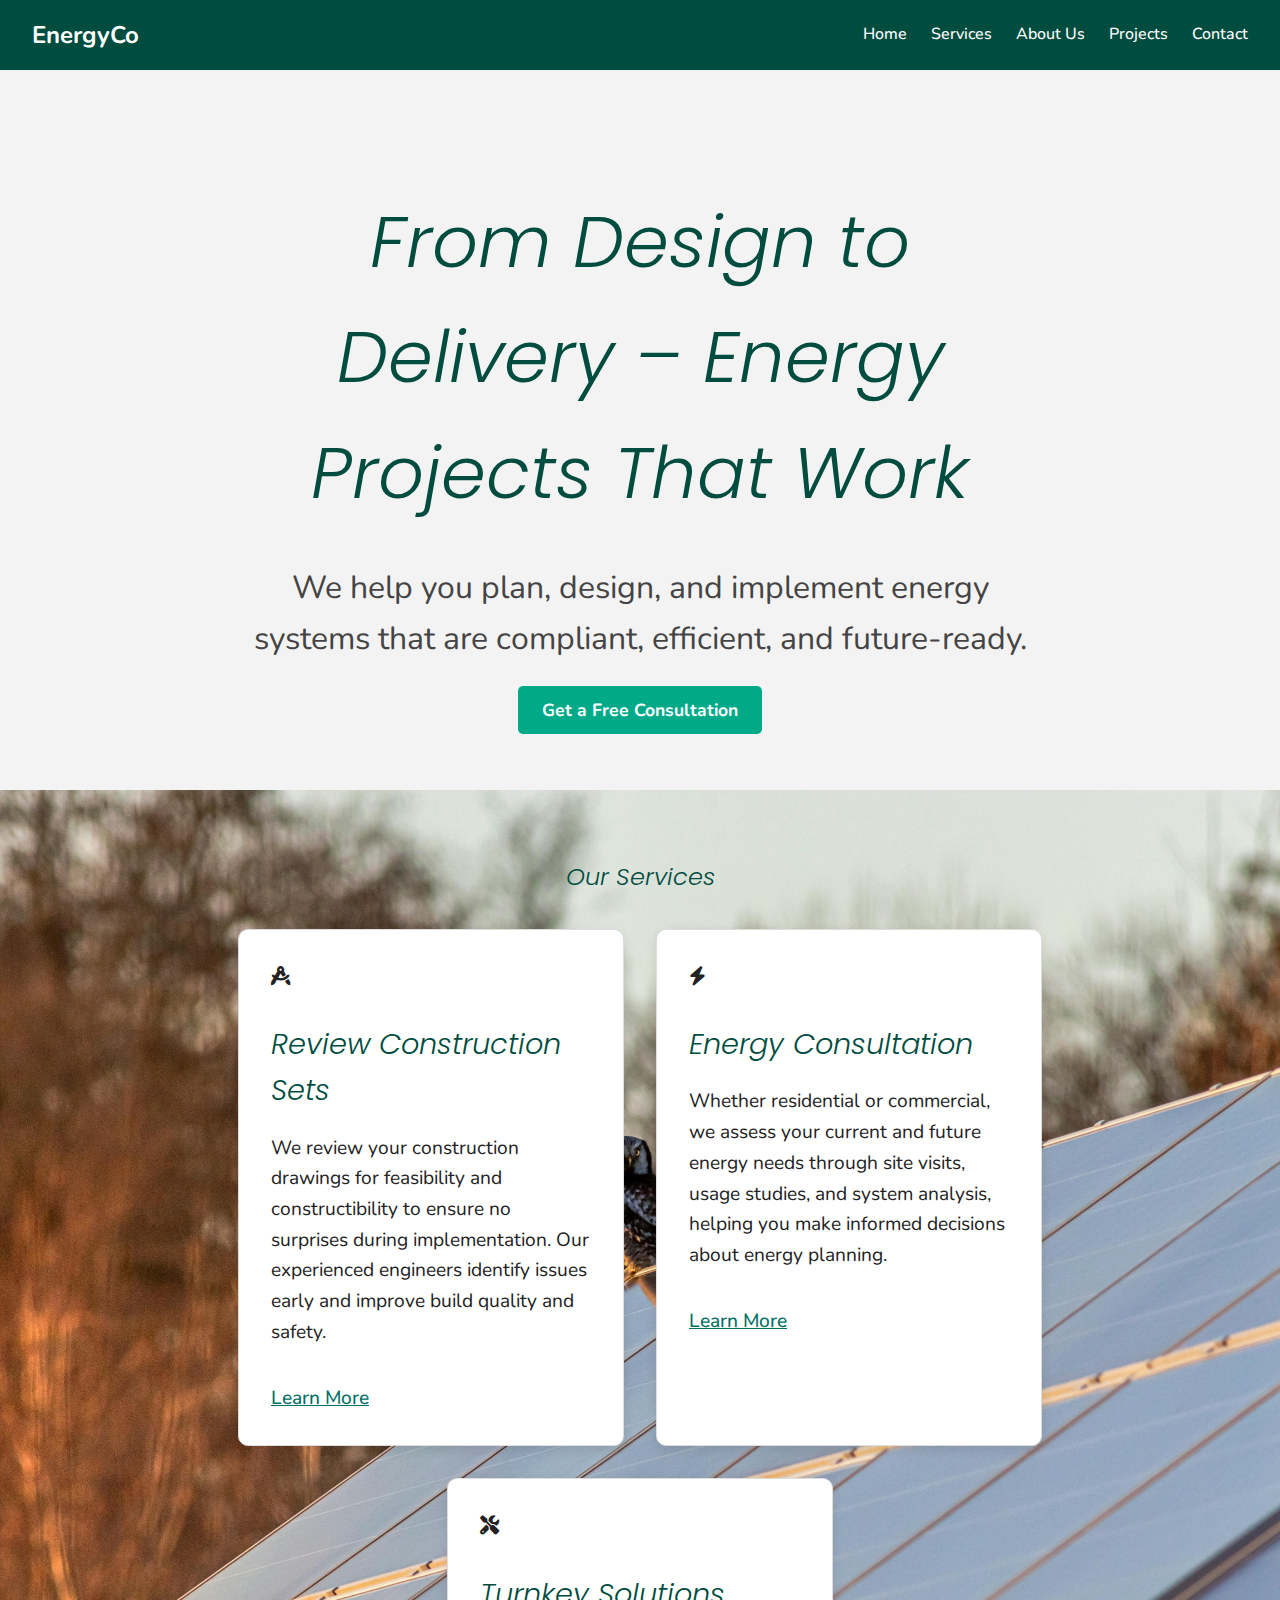
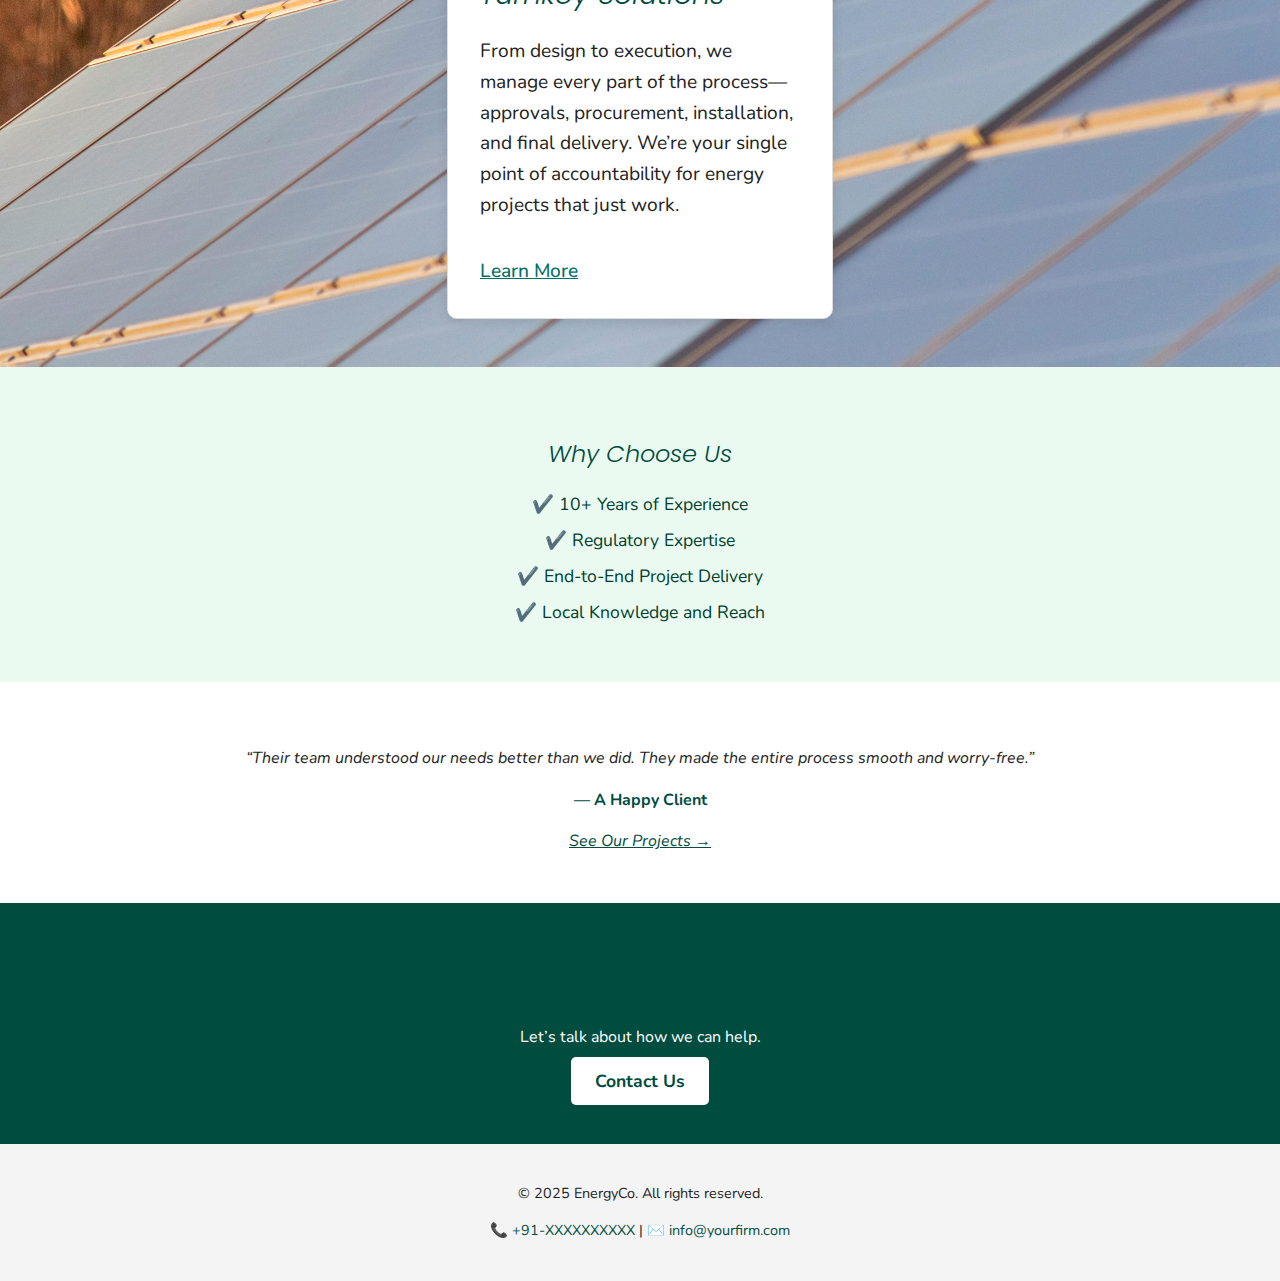
<file: index.html>
<!DOCTYPE html>
<html lang="en">
<head>
  <meta charset="UTF-8" />
  <meta name="viewport" content="width=device-width, initial-scale=1.0" />
  <title>EnergyCo – Energy Projects That Work</title>
  <link rel="stylesheet" href="style.css" />
  <link rel="stylesheet" href="https://cdnjs.cloudflare.com/ajax/libs/font-awesome/6.5.0/css/all.min.css">
</head>
<body>
  <!-- Sticky Navigation Bar -->
  <header>
    <nav class="navbar sticky">
      <div class="logo">
        <a href="index.html">EnergyCo</a>
      </div>
      <ul class="nav-links">
        <li><a href="index.html">Home</a></li>
        <li><a href="services.html">Services</a></li>
        <li><a href="about.html">About Us</a></li>
        <li><a href="projects.html">Projects</a></li>
        <li><a href="contact.html">Contact</a></li>
      </ul>
    </nav>
  </header>

  <main class="main-content">

    <!-- Hero Section -->
    <section class="hero">
      <div class="hero-content">
        <h1>From Design to Delivery – Energy Projects That Work</h1>
        <p>We help you plan, design, and implement energy systems that are compliant, efficient, and future-ready.</p>
        <a href="contact.html" class="cta-button">Get a Free Consultation</a>
      </div>
    </section>

    <!-- Services Overview -->
    <section class="services-overview">
      <h2>Our Services</h2>
      <div class="service-cards">
        <div class="card">
          <i class="fas fa-drafting-compass icon"></i>
          <h3>Review Construction Sets</h3>
          <p>
            We review your construction drawings for feasibility and constructibility to ensure no surprises during implementation.
            Our experienced engineers identify issues early and improve build quality and safety.
          </p>
          <a href="services.html">Learn More</a>
        </div>
        <div class="card">
          <i class="fas fa-bolt icon"></i>
          <h3>Energy Consultation</h3>
          <p>
            Whether residential or commercial, we assess your current and future energy needs through site visits, usage studies, and system analysis,
            helping you make informed decisions about energy planning.
          </p>
          <a href="services.html">Learn More</a>
        </div>
        <div class="card">
          <i class="fas fa-tools icon"></i>
          <h3>Turnkey Solutions</h3>
          <p>
            From design to execution, we manage every part of the process—approvals, procurement, installation, and final delivery.
            We’re your single point of accountability for energy projects that just work.
          </p>
          <a href="services.html">Learn More</a>
        </div>
      </div>
    </section>

    <!-- Why Choose Us -->
    <section class="why-choose-us">
      <h2>Why Choose Us</h2>
      <ul class="bullet-icons">
        <li>✔️ 10+ Years of Experience</li>
        <li>✔️ Regulatory Expertise</li>
        <li>✔️ End-to-End Project Delivery</li>
        <li>✔️ Local Knowledge and Reach</li>
      </ul>
    </section>

    <!-- Testimonials -->
    <section class="testimonial">
      <blockquote>
        “Their team understood our needs better than we did. They made the entire process smooth and worry-free.”
      </blockquote>
      <cite>— A Happy Client</cite>
      <a href="projects.html" class="text-link">See Our Projects →</a>
    </section>

    <!-- CTA Section -->
    <section class="cta-section">
      <h2>Ready to start your project?</h2>
      <p>Let’s talk about how we can help.</p>
      <a href="contact.html" class="cta-button">Contact Us</a>
    </section>

  </main>

  <!-- Footer -->
  <footer>
    <p>&copy; 2025 EnergyCo. All rights reserved.</p>
    <p>
      <a href="tel:+91XXXXXXXXXX">📞 +91-XXXXXXXXXX</a> |
      <a href="mailto:info@yourfirm.com">✉️ info@yourfirm.com</a>
    </p>
  </footer>
</body>
</html>
</file>
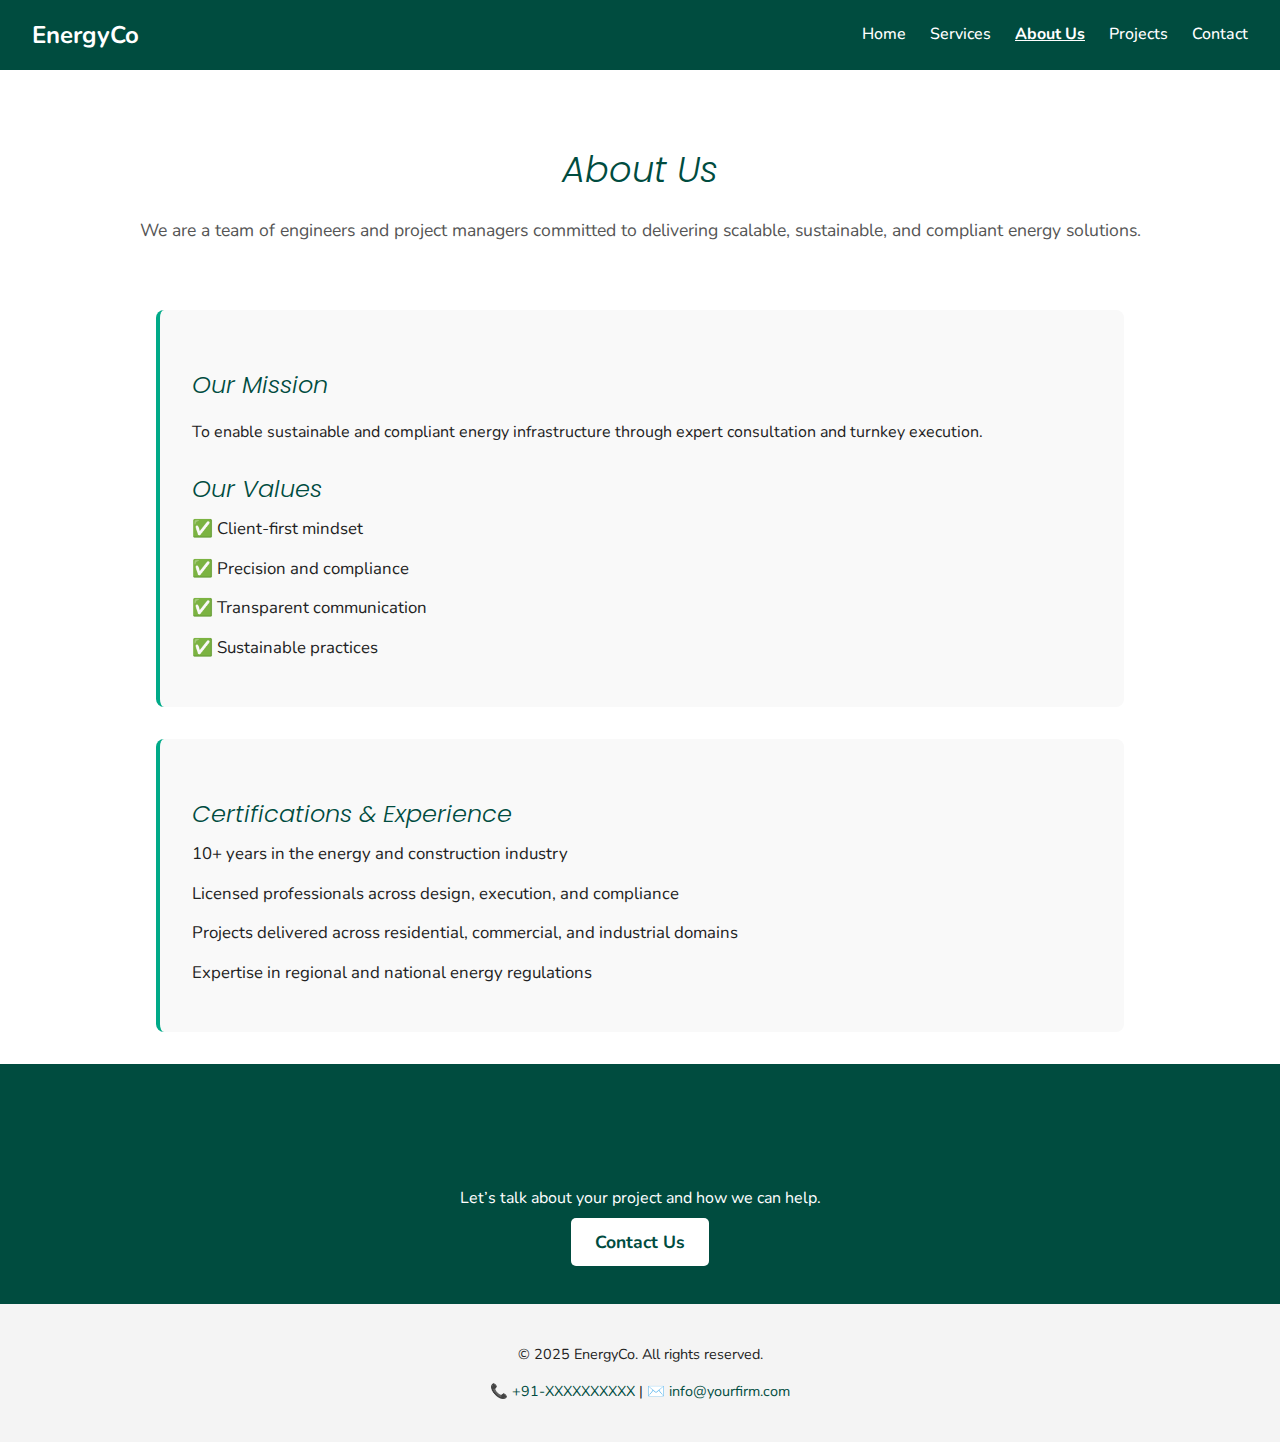
<file: about.html>
<!DOCTYPE html>
<html lang="en">
<head>
  <meta charset="UTF-8" />
  <meta name="viewport" content="width=device-width, initial-scale=1.0" />
  <title>About Us – EnergyCo</title>
  <link rel="stylesheet" href="style.css" />
</head>
<body>
  <!-- Navigation Bar -->
  <header>
    <nav class="navbar sticky">
      <div class="logo">
        <a href="index.html">EnergyCo</a>
      </div>
      <ul class="nav-links">
        <li><a href="index.html">Home</a></li>
        <li><a href="services.html">Services</a></li>
        <li><a href="about.html" class="active">About Us</a></li>
        <li><a href="projects.html">Projects</a></li>
        <li><a href="contact.html">Contact</a></li>
      </ul>
    </nav>
  </header>

  <main class="main-content">
    <!-- Intro Section -->
    <section class="page-title">
      <h1>About Us</h1>
      <p>We are a team of engineers and project managers committed to delivering scalable, sustainable, and compliant energy solutions.</p>
    </section>

    <!-- Mission and Values -->
    <section class="about-section">
      <h2>Our Mission</h2>
      <p>To enable sustainable and compliant energy infrastructure through expert consultation and turnkey execution.</p>

      <h2>Our Values</h2>
      <ul class="values-list">
        <li>✅ Client-first mindset</li>
        <li>✅ Precision and compliance</li>
        <li>✅ Transparent communication</li>
        <li>✅ Sustainable practices</li>
      </ul>
    </section>

    <!-- Certifications / Experience -->
    <section class="about-section">
      <h2>Certifications & Experience</h2>
      <ul class="certifications">
        <li>10+ years in the energy and construction industry</li>
        <li>Licensed professionals across design, execution, and compliance</li>
        <li>Projects delivered across residential, commercial, and industrial domains</li>
        <li>Expertise in regional and national energy regulations</li>
      </ul>
    </section>

    <!-- CTA -->
    <section class="cta-section">
      <h2>Interested in working with us?</h2>
      <p>Let’s talk about your project and how we can help.</p>
      <a href="contact.html" class="cta-button">Contact Us</a>
    </section>
  </main>

  <!-- Footer -->
  <footer>
    <p>&copy; 2025 EnergyCo. All rights reserved.</p>
    <p>
      <a href="tel:+91XXXXXXXXXX">📞 +91-XXXXXXXXXX</a> |
      <a href="mailto:info@yourfirm.com">✉️ info@yourfirm.com</a>
    </p>
  </footer>
</body>
</html>
</file>
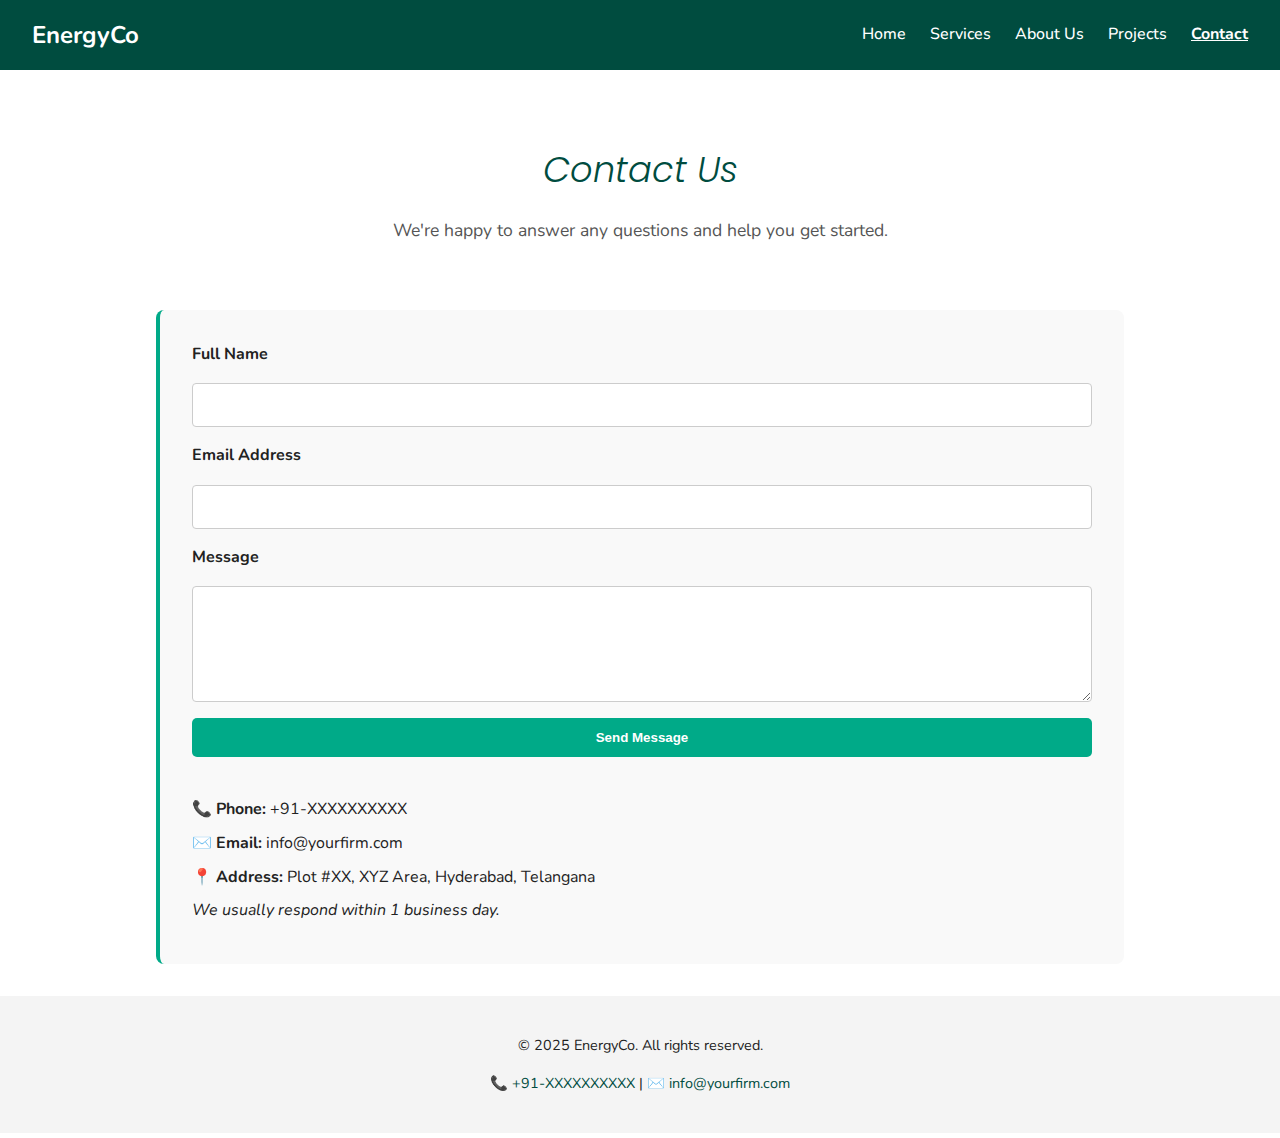
<file: contact.html>
<!DOCTYPE html>
<html lang="en">
<head>
  <meta charset="UTF-8" />
  <meta name="viewport" content="width=device-width, initial-scale=1.0" />
  <title>Contact Us – EnergyCo</title>
  <link rel="stylesheet" href="style.css" />
</head>
<body>
  <!-- Navigation Bar -->
  <header>
    <nav class="navbar sticky">
      <div class="logo">
        <a href="index.html">EnergyCo</a>
      </div>
      <ul class="nav-links">
        <li><a href="index.html">Home</a></li>
        <li><a href="services.html">Services</a></li>
        <li><a href="about.html">About Us</a></li>
        <li><a href="projects.html">Projects</a></li>
        <li><a href="contact.html" class="active">Contact</a></li>
      </ul>
    </nav>
  </header>

  <main class="main-content">
    <!-- Contact Header -->
    <section class="page-title">
      <h1>Contact Us</h1>
      <p>We're happy to answer any questions and help you get started.</p>
    </section>

    <!-- Contact Form -->
    <section class="contact-section">
      <form action="#" method="post" class="contact-form">
        <label for="name">Full Name</label>
        <input type="text" id="name" name="name" required />

        <label for="email">Email Address</label>
        <input type="email" id="email" name="email" required />

        <label for="message">Message</label>
        <textarea id="message" name="message" rows="5" required></textarea>

        <button type="submit">Send Message</button>
      </form>

      <div class="contact-info">
        <p><strong>📞 Phone:</strong> +91-XXXXXXXXXX</p>
        <p><strong>✉️ Email:</strong> info@yourfirm.com</p>
        <p><strong>📍 Address:</strong> Plot #XX, XYZ Area, Hyderabad, Telangana</p>
        <p><em>We usually respond within 1 business day.</em></p>
      </div>
    </section>
  </main>

  <!-- Footer -->
  <footer>
    <p>&copy; 2025 EnergyCo. All rights reserved.</p>
    <p>
      <a href="tel:+91XXXXXXXXXX">📞 +91-XXXXXXXXXX</a> |
      <a href="mailto:info@yourfirm.com">✉️ info@yourfirm.com</a>
    </p>
  </footer>
</body>
</html>
</file>
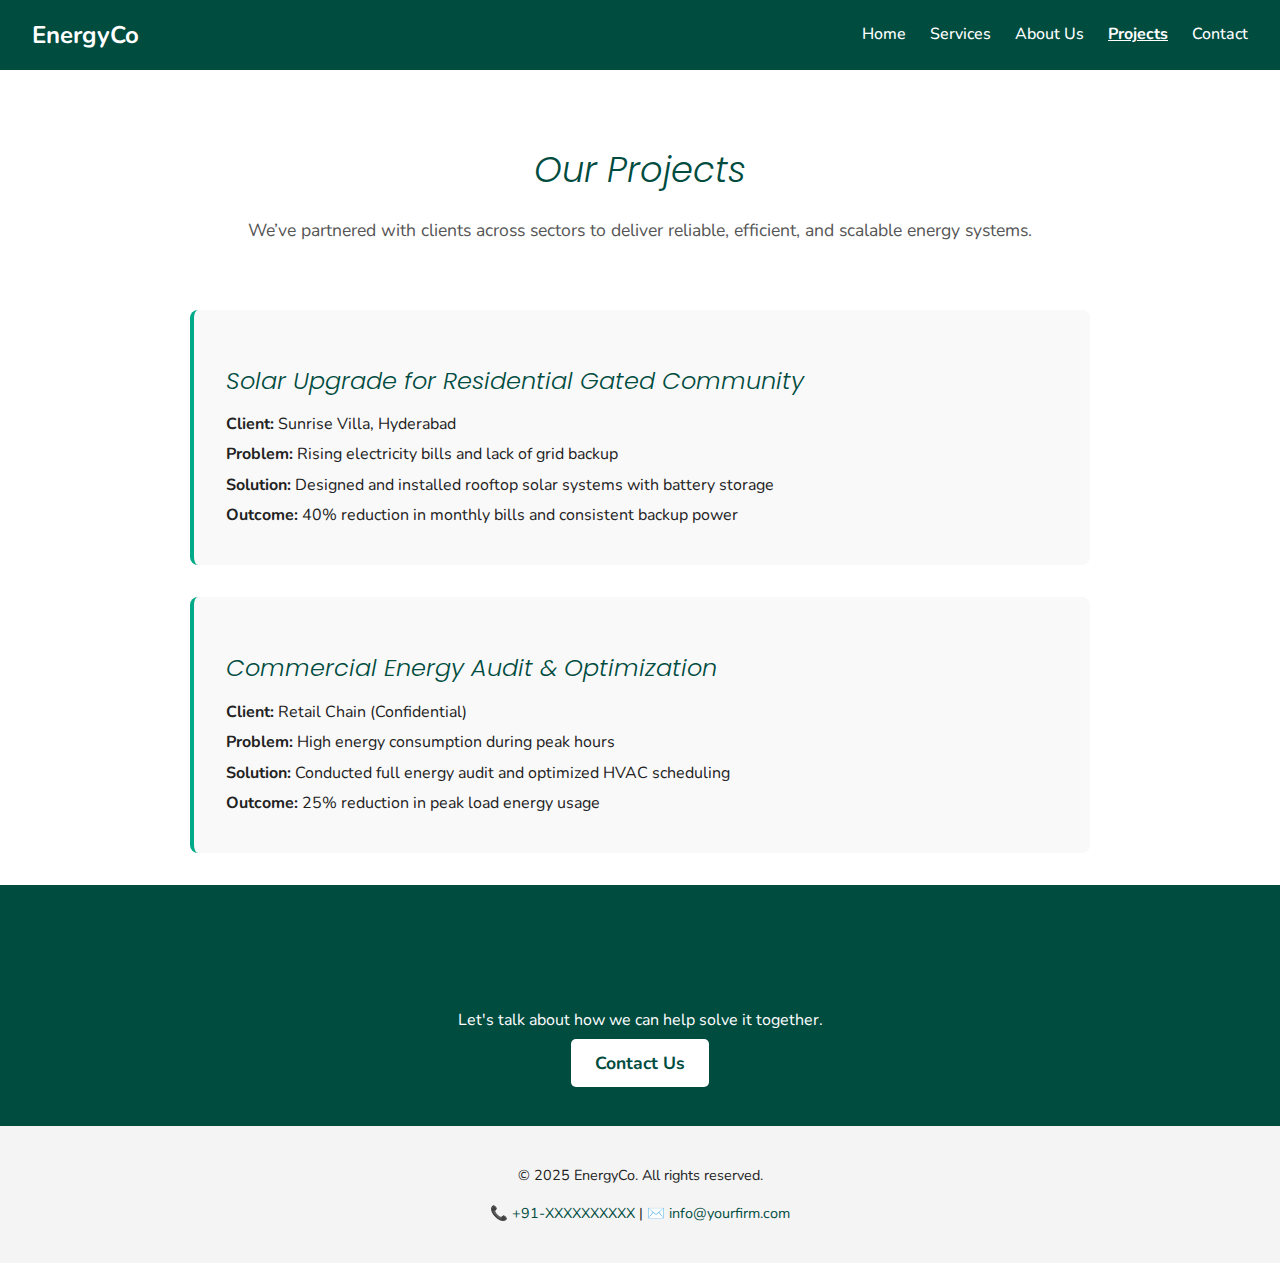
<file: projects.html>
<!DOCTYPE html>
<html lang="en">
<head>
  <meta charset="UTF-8" />
  <meta name="viewport" content="width=device-width, initial-scale=1.0" />
  <title>Projects – EnergyCo</title>
  <link rel="stylesheet" href="style.css" />
</head>
<body>
  <!-- Navigation Bar -->
  <header>
    <nav class="navbar sticky">
      <div class="logo">
        <a href="index.html">EnergyCo</a>
      </div>
      <ul class="nav-links">
        <li><a href="index.html">Home</a></li>
        <li><a href="services.html">Services</a></li>
        <li><a href="about.html">About Us</a></li>
        <li><a href="projects.html" class="active">Projects</a></li>
        <li><a href="contact.html">Contact</a></li>
      </ul>
    </nav>
  </header>

  <main class="main-content">
    <!-- Page Title -->
    <section class="page-title">
      <h1>Our Projects</h1>
      <p>We’ve partnered with clients across sectors to deliver reliable, efficient, and scalable energy systems.</p>
    </section>

    <!-- Project Case Studies -->
    <section class="projects-section">

      <div class="project-card">
        <h2>Solar Upgrade for Residential Gated Community</h2>
        <p><strong>Client:</strong> Sunrise Villa, Hyderabad</p>
        <p><strong>Problem:</strong> Rising electricity bills and lack of grid backup</p>
        <p><strong>Solution:</strong> Designed and installed rooftop solar systems with battery storage</p>
        <p><strong>Outcome:</strong> 40% reduction in monthly bills and consistent backup power</p>
      </div>

      <div class="project-card">
        <h2>Commercial Energy Audit & Optimization</h2>
        <p><strong>Client:</strong> Retail Chain (Confidential)</p>
        <p><strong>Problem:</strong> High energy consumption during peak hours</p>
        <p><strong>Solution:</strong> Conducted full energy audit and optimized HVAC scheduling</p>
        <p><strong>Outcome:</strong> 25% reduction in peak load energy usage</p>
      </div>

      <!-- Add more project cards below as needed -->

    </section>

    <!-- CTA -->
    <section class="cta-section">
      <h2>Got an energy challenge?</h2>
      <p>Let's talk about how we can help solve it together.</p>
      <a href="contact.html" class="cta-button">Contact Us</a>
    </section>
  </main>

  <!-- Footer -->
  <footer>
    <p>&copy; 2025 EnergyCo. All rights reserved.</p>
    <p>
      <a href="tel:+91XXXXXXXXXX">📞 +91-XXXXXXXXXX</a> |
      <a href="mailto:info@yourfirm.com">✉️ info@yourfirm.com</a>
    </p>
  </footer>
</body>
</html>
</file>
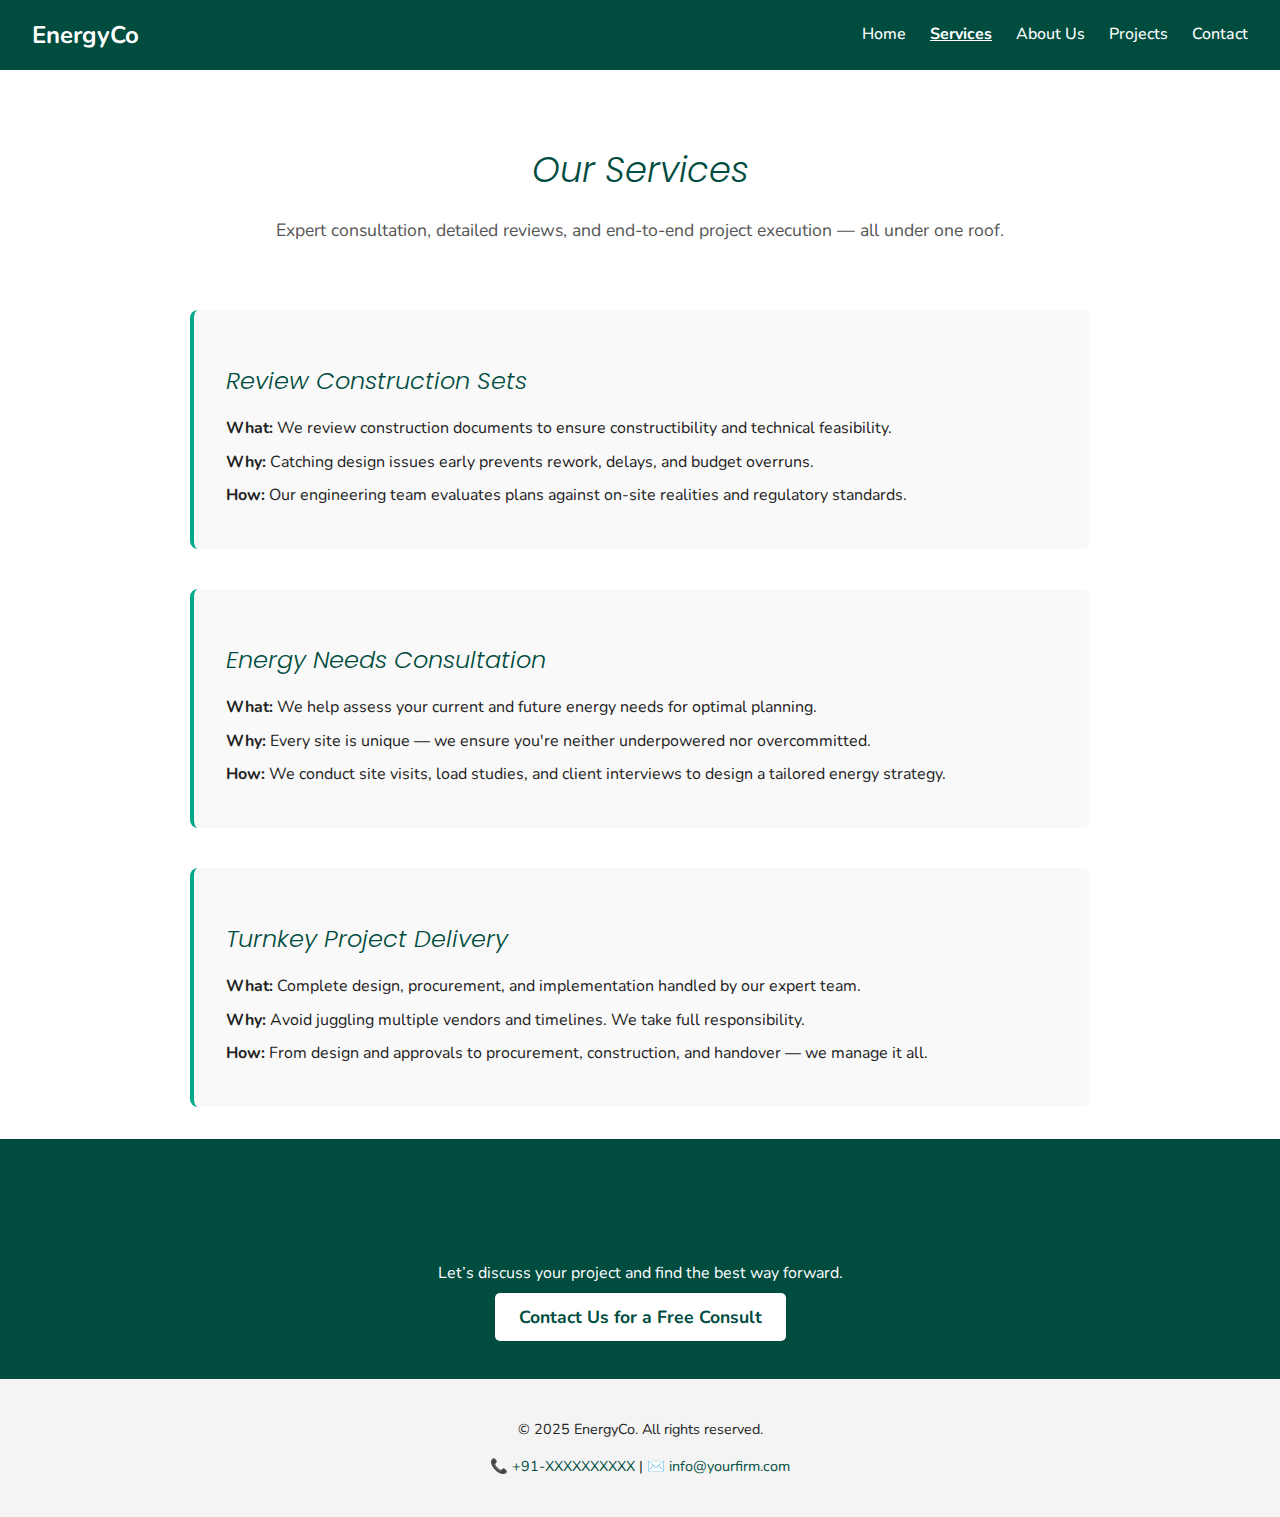
<file: services.html>
<!DOCTYPE html>
<html lang="en">
<head>
  <meta charset="UTF-8" />
  <meta name="viewport" content="width=device-width, initial-scale=1.0" />
  <title>Our Services – EnergyCo</title>
  <link rel="stylesheet" href="style.css" />
</head>
<body>
  <!-- Navigation Bar -->
  <header>
    <nav class="navbar sticky">
      <div class="logo">
        <a href="index.html">EnergyCo</a>
      </div>
      <ul class="nav-links">
        <li><a href="index.html">Home</a></li>
        <li><a href="services.html" class="active">Services</a></li>
        <li><a href="about.html">About Us</a></li>
        <li><a href="projects.html">Projects</a></li>
        <li><a href="contact.html">Contact</a></li>
      </ul>
    </nav>
  </header>

  <main class="main-content">
    <!-- Page Title -->
    <section class="page-title">
      <h1>Our Services</h1>
      <p>Expert consultation, detailed reviews, and end-to-end project execution — all under one roof.</p>
    </section>

    <!-- Services List -->
    <section class="services-list">
      <div class="service-block">
        <h2>Review Construction Sets</h2>
        <p><strong>What:</strong> We review construction documents to ensure constructibility and technical feasibility.</p>
        <p><strong>Why:</strong> Catching design issues early prevents rework, delays, and budget overruns.</p>
        <p><strong>How:</strong> Our engineering team evaluates plans against on-site realities and regulatory standards.</p>
      </div>

      <div class="service-block">
        <h2>Energy Needs Consultation</h2>
        <p><strong>What:</strong> We help assess your current and future energy needs for optimal planning.</p>
        <p><strong>Why:</strong> Every site is unique — we ensure you're neither underpowered nor overcommitted.</p>
        <p><strong>How:</strong> We conduct site visits, load studies, and client interviews to design a tailored energy strategy.</p>
      </div>

      <div class="service-block">
        <h2>Turnkey Project Delivery</h2>
        <p><strong>What:</strong> Complete design, procurement, and implementation handled by our expert team.</p>
        <p><strong>Why:</strong> Avoid juggling multiple vendors and timelines. We take full responsibility.</p>
        <p><strong>How:</strong> From design and approvals to procurement, construction, and handover — we manage it all.</p>
      </div>
    </section>

    <!-- CTA -->
    <section class="cta-section">
      <h2>Not sure which service you need?</h2>
      <p>Let’s discuss your project and find the best way forward.</p>
      <a href="contact.html" class="cta-button">Contact Us for a Free Consult</a>
    </section>
  </main>

  <!-- Footer -->
  <footer>
    <p>&copy; 2025 EnergyCo. All rights reserved.</p>
    <p>
      <a href="tel:+91XXXXXXXXXX">📞 +91-XXXXXXXXXX</a> |
      <a href="mailto:info@yourfirm.com">✉️ info@yourfirm.com</a>
    </p>
  </footer>
</body>
</html>
</file>
<file: style.css>
/* Global */
@import url('https://fonts.googleapis.com/css2?family=Manrope:wght@300;400;600&family=Nunito:wght@400;600&family=Poppins:ital,wght@1,300;1,400;1,600&display=swap');

body {
  margin: 0;
  font-family: 'Nunito', sans-serif;
  line-height: 1.6;
  color: #222;
}

a {
  color: inherit;
  text-decoration: none;
}

ul {
  margin: 0;
  padding: 0;
}

h1, h2, h3 {
  margin-bottom: 1rem;
  font-weight: 300;
  font-style: italic;
  font-family: 'Poppins', sans-serif;
  color: #004c3f;
}

/* Additional Color Theme */
.highlight {
  color: #ffb703; /* warm yellow */
}
.accent {
  color: #0077cc; /* deep blue */
}

/* Sticky Navbar */
.sticky {
  position: sticky;
  top: 0;
  z-index: 1000;
}

/* Navbar */
.navbar {
  background-color: #004c3f;
  color: white;
  padding: 1rem 2rem;
  display: flex;
  justify-content: space-between;
  align-items: center;
}
.navbar .logo a {
  color: white;
  font-size: 1.5rem;
  font-weight: bold;
}
.nav-links {
  list-style: none;
  display: flex;
  gap: 1.5rem;
}
.nav-links li a {
  color: white;
  font-weight: 500;
}
.nav-links li a:hover {
  text-decoration: underline;
}

/* Hero Section */
.hero {
  background-color: #f3f3f3;
  min-height: 80vh;
  display: flex;
  align-items: center;
  justify-content: center;
  text-align: center;
  color: #004c3f;
}

.hero-content {
  max-width: 800px;
  padding: 2rem;
}

.hero h1 {
  font-size: 4.5rem;
  margin-bottom: 1rem;
  font-style: italic;
}

.hero p {
  font-size: 2rem;
  color: #444;
  font-family: 'Nunito', sans-serif;
}

.cta-button {
  background-color: #00aa88;
  padding: 0.75rem 1.5rem;
  border-radius: 5px;
  margin-top: 1rem;
  color: white;
  font-weight: bold;
  text-decoration: none;
  font-size: 1.1rem;
}

/* Services Overview */
.services-overview {
  padding: 3rem 2rem;
  background: url('assets/hero-bg.jpg') center/cover no-repeat;
  text-align: center;
  color: white;
}
.service-cards {
  display: flex;
  flex-wrap: wrap;
  justify-content: center;
  gap: 2rem;
  margin-top: 2rem;
}
.card {
  background-color: white;
  padding: 2rem;
  width: 320px;
  border: 1px solid #ddd;
  border-radius: 10px;
  text-align: left;
  box-shadow: 0 4px 12px rgba(0, 0, 0, 0.1);
  transition: transform 0.3s ease, box-shadow 0.3s ease;
  position: relative;
  font-size: 1.2rem;
  color: #222;
  font-family: 'Nunito', sans-serif;
}
.card:hover {
  transform: translateY(-5px);
  box-shadow: 0 6px 20px rgba(0, 0, 0, 0.15);
}
.card h3 {
  margin-bottom: 1rem;
  font-size: 1.8rem;
  font-style: italic;
  color: #004c3f;
}
.card a {
  display: inline-block;
  margin-top: 1rem;
  color: #007066;
  text-decoration: underline;
  font-weight: 500;
}

/* Why Choose Us */
.why-choose-us {
  background-color: #eafaf1;
  padding: 3rem 2rem;
  text-align: center;
}
.bullet-icons {
  list-style: none;
}
.bullet-icons li {
  margin: 0.5rem 0;
  font-size: 1.1rem;
  color: #003e2d;
}

/* Testimonials */
.testimonial {
  padding: 3rem 2rem;
  text-align: center;
  font-style: italic;
  color: #222;
}
.testimonial cite {
  display: block;
  margin-top: 1rem;
  font-style: normal;
  font-weight: bold;
  color: #004c3f;
}
.text-link {
  display: inline-block;
  margin-top: 1rem;
  color: #004c3f;
  text-decoration: underline;
}

/* CTA Section */
.cta-section {
  background-color: #004c3f;
  color: white;
  text-align: center;
  padding: 3rem 2rem;
}
.cta-section .cta-button {
  margin-top: 1rem;
  background-color: white;
  color: #004c3f;
  font-weight: bold;
}

/* Footer */
footer {
  background-color: #f4f4f4;
  padding: 1.5rem 2rem;
  text-align: center;
  font-size: 0.9rem;
}
footer a {
  color: #004c3f;
  text-decoration: none;
}





































/* --- Services Page Styles --- */
.page-title {
  padding: 3rem 2rem 1rem 2rem;
  text-align: center;
}

.page-title h1 {
  font-size: 2.2rem;
  margin-bottom: 0.5rem;
}

.page-title p {
  font-size: 1.1rem;
  color: #555;
}

.services-list {
  padding: 2rem;
  display: flex;
  flex-direction: column;
  gap: 2.5rem;
  max-width: 900px;
  margin: auto;
}

.service-block {
  background-color: #f9f9f9;
  padding: 2rem;
  border-left: 4px solid #00aa88;
  border-radius: 8px;
}

.service-block h2 {
  margin-bottom: 1rem;
  color: #004c3f;
}

.service-block p {
  margin: 0.5rem 0;
  line-height: 1.6;
}

.nav-links .active {
  text-decoration: underline;
  font-weight: bold;
}






















/* --- About Page Styles --- */
.about-section {
  max-width: 900px;
  margin: 2rem auto;
  padding: 2rem;
  background-color: #f9f9f9;
  border-left: 4px solid #00aa88;
  border-radius: 8px;
}

.about-section h2 {
  color: #004c3f;
  margin-top: 1.5rem;
  margin-bottom: 0.5rem;
}

.about-section p,
.about-section ul {
  line-height: 1.6;
}

.values-list,
.certifications {
  list-style: none;
  padding-left: 0;
}

.values-list li,
.certifications li {
  margin-bottom: 0.8rem;
  font-size: 1.05rem;
}




























/* --- Projects Page Styles --- */
.projects-section {
  max-width: 900px;
  margin: 2rem auto;
  display: flex;
  flex-direction: column;
  gap: 2rem;
}

.project-card {
  background-color: #f9f9f9;
  padding: 2rem;
  border-left: 4px solid #00aa88;
  border-radius: 8px;
}

.project-card h2 {
  color: #004c3f;
  margin-bottom: 0.75rem;
}

.project-card p {
  margin: 0.3rem 0;
  line-height: 1.6;
}

























/* --- Contact Page Styles --- */
.contact-section {
  max-width: 900px;
  margin: 2rem auto;
  display: flex;
  flex-direction: column;
  gap: 2rem;
  padding: 2rem;
  background-color: #f9f9f9;
  border-left: 4px solid #00aa88;
  border-radius: 8px;
}

.contact-form {
  display: flex;
  flex-direction: column;
  gap: 1rem;
}

.contact-form label {
  font-weight: bold;
}

.contact-form input,
.contact-form textarea {
  padding: 0.75rem;
  border: 1px solid #ccc;
  border-radius: 4px;
  font-size: 1rem;
}

.contact-form button {
  background-color: #00aa88;
  color: white;
  padding: 0.75rem;
  border: none;
  border-radius: 5px;
  font-weight: bold;
  cursor: pointer;
}

.contact-form button:hover {
  background-color: #008066;
}

.contact-info p {
  margin: 0.5rem 0;
  line-height: 1.6;
}
</file>
